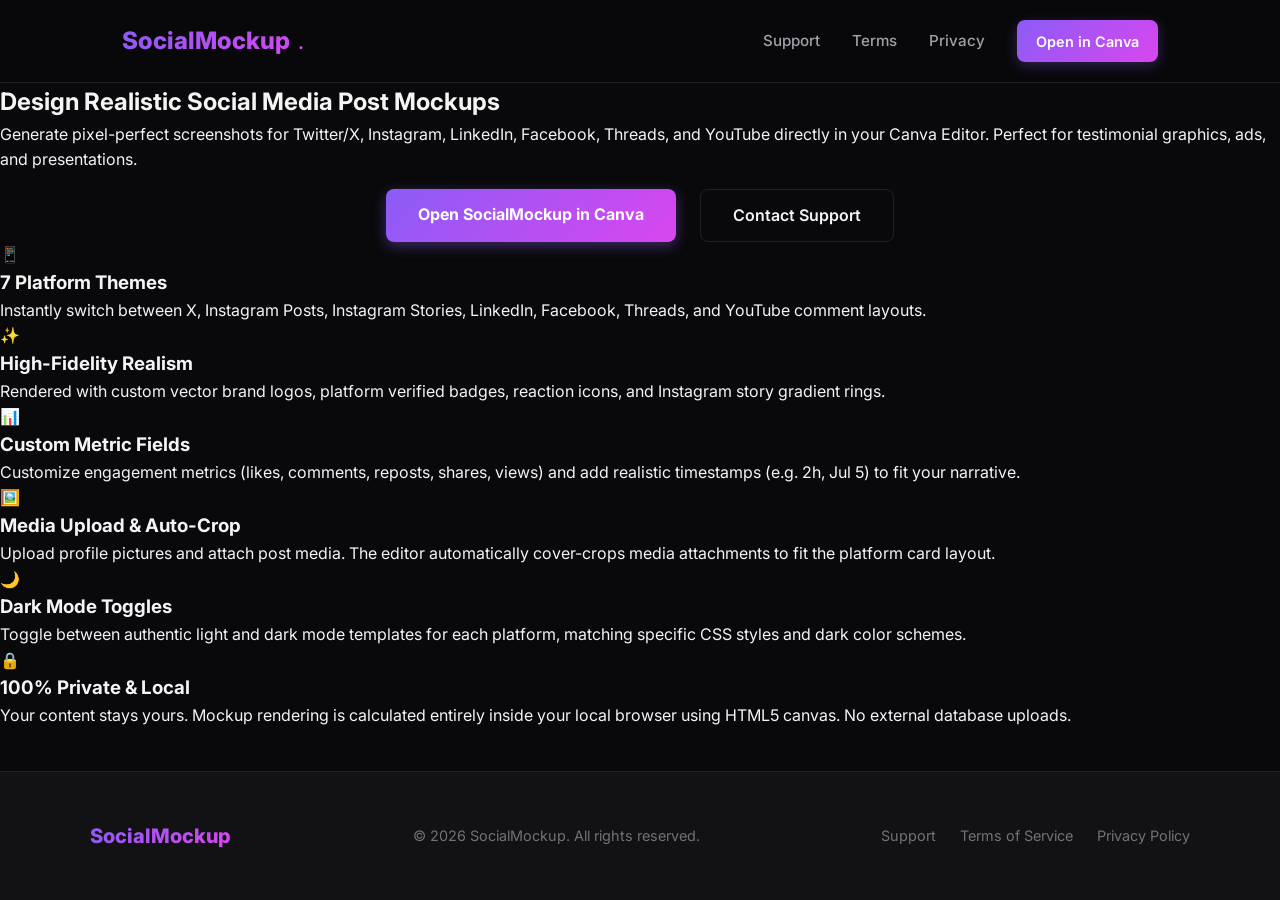
<file: index.html>
<!DOCTYPE html>
<html lang="en">

<head>
  <meta charset="UTF-8">
  <meta name="viewport" content="width=device-width, initial-scale=1.0">
  <title>SocialMockup - Create Social Media Post Mockups in Canva</title>
  <link rel="stylesheet" href="style.css">
  <style>
    /* Inline styles for landing-specific hero features */
    .hero-btn-container {
      display: flex;
      justify-content: center;
      gap: 1.5rem;
      flex-wrap: wrap;
      margin-top: 1rem;
    }

    .secondary-btn {
      background: transparent;
      border: 1px solid var(--border-color);
      color: var(--text-primary);
      padding: 0.8rem 2rem;
      border-radius: 8px;
      font-weight: 600;
      text-decoration: none;
      font-size: 1rem;
      transition: background-color 0.2s, border-color 0.2s;
    }

    .secondary-btn:hover {
      background-color: var(--bg-secondary);
      border-color: var(--text-muted);
    }

    .primary-cta {
      background: var(--accent-gradient);
      color: #fff;
      padding: 0.8rem 2rem;
      border-radius: 8px;
      font-weight: 700;
      text-decoration: none;
      font-size: 1rem;
      transition: transform 0.2s, box-shadow 0.2s;
      box-shadow: 0 4px 14px rgba(139, 92, 246, 0.4);
    }

    .primary-cta:hover {
      transform: translateY(-2px);
      box-shadow: 0 6px 20px rgba(139, 92, 246, 0.6);
    }
  </style>
</head>

<body>
  <header>
    <div class="nav-container">
      <a href="index.html" class="logo">SocialMockup<span>.</span></a>
      <div class="nav-links">
        <a href="support.html" class="nav-link">Support</a>
        <a href="terms.html" class="nav-link">Terms</a>
        <a href="privacy.html" class="nav-link">Privacy</a>
        <a href="https://www.canva.com/developers/apps" class="nav-btn" target="_blank">Open in Canva</a>
      </div>
    </div>
  </header>

  <main>
    <!-- Hero Section -->
    <section class="hero">
      <h1>Design Realistic Social Media Post <span>Mockups</span></h1>
      <p>Generate pixel-perfect screenshots for Twitter/X, Instagram, LinkedIn, Facebook, Threads, and YouTube directly in your Canva Editor. Perfect for testimonial graphics, ads, and presentations.</p>

      <div class="hero-btn-container">
        <a href="https://www.canva.com/developers/apps" class="primary-cta" target="_blank">Open SocialMockup in Canva</a>
        <a href="support.html" class="secondary-btn">Contact Support</a>
      </div>
    </section>

    <!-- Features Section -->
    <section class="features">
      <div class="features-grid">
        <div class="card">
          <div class="card-icon">📱</div>
          <h3>7 Platform Themes</h3>
          <p>Instantly switch between X, Instagram Posts, Instagram Stories, LinkedIn, Facebook, Threads, and YouTube comment layouts.</p>
        </div>

        <div class="card">
          <div class="card-icon">✨</div>
          <h3>High-Fidelity Realism</h3>
          <p>Rendered with custom vector brand logos, platform verified badges, reaction icons, and Instagram story gradient rings.</p>
        </div>

        <div class="card">
          <div class="card-icon">📊</div>
          <h3>Custom Metric Fields</h3>
          <p>Customize engagement metrics (likes, comments, reposts, shares, views) and add realistic timestamps (e.g. 2h, Jul 5) to fit your narrative.</p>
        </div>

        <div class="card">
          <div class="card-icon">🖼️</div>
          <h3>Media Upload & Auto-Crop</h3>
          <p>Upload profile pictures and attach post media. The editor automatically cover-crops media attachments to fit the platform card layout.</p>
        </div>

        <div class="card">
          <div class="card-icon">🌙</div>
          <h3>Dark Mode Toggles</h3>
          <p>Toggle between authentic light and dark mode templates for each platform, matching specific CSS styles and dark color schemes.</p>
        </div>

        <div class="card">
          <div class="card-icon">🔒</div>
          <h3>100% Private & Local</h3>
          <p>Your content stays yours. Mockup rendering is calculated entirely inside your local browser using HTML5 canvas. No external database uploads.</p>
        </div>
      </div>
    </section>
  </main>

  <footer>
    <div class="footer-container">
      <a href="index.html" class="footer-logo">SocialMockup</a>
      <span class="footer-text">&copy; 2026 SocialMockup. All rights reserved.</span>
      <div class="footer-links">
        <a href="support.html" class="footer-link">Support</a>
        <a href="terms.html" class="footer-link">Terms of Service</a>
        <a href="privacy.html" class="footer-link">Privacy Policy</a>
      </div>
    </div>
  </footer>
</body>

</html>
</file>
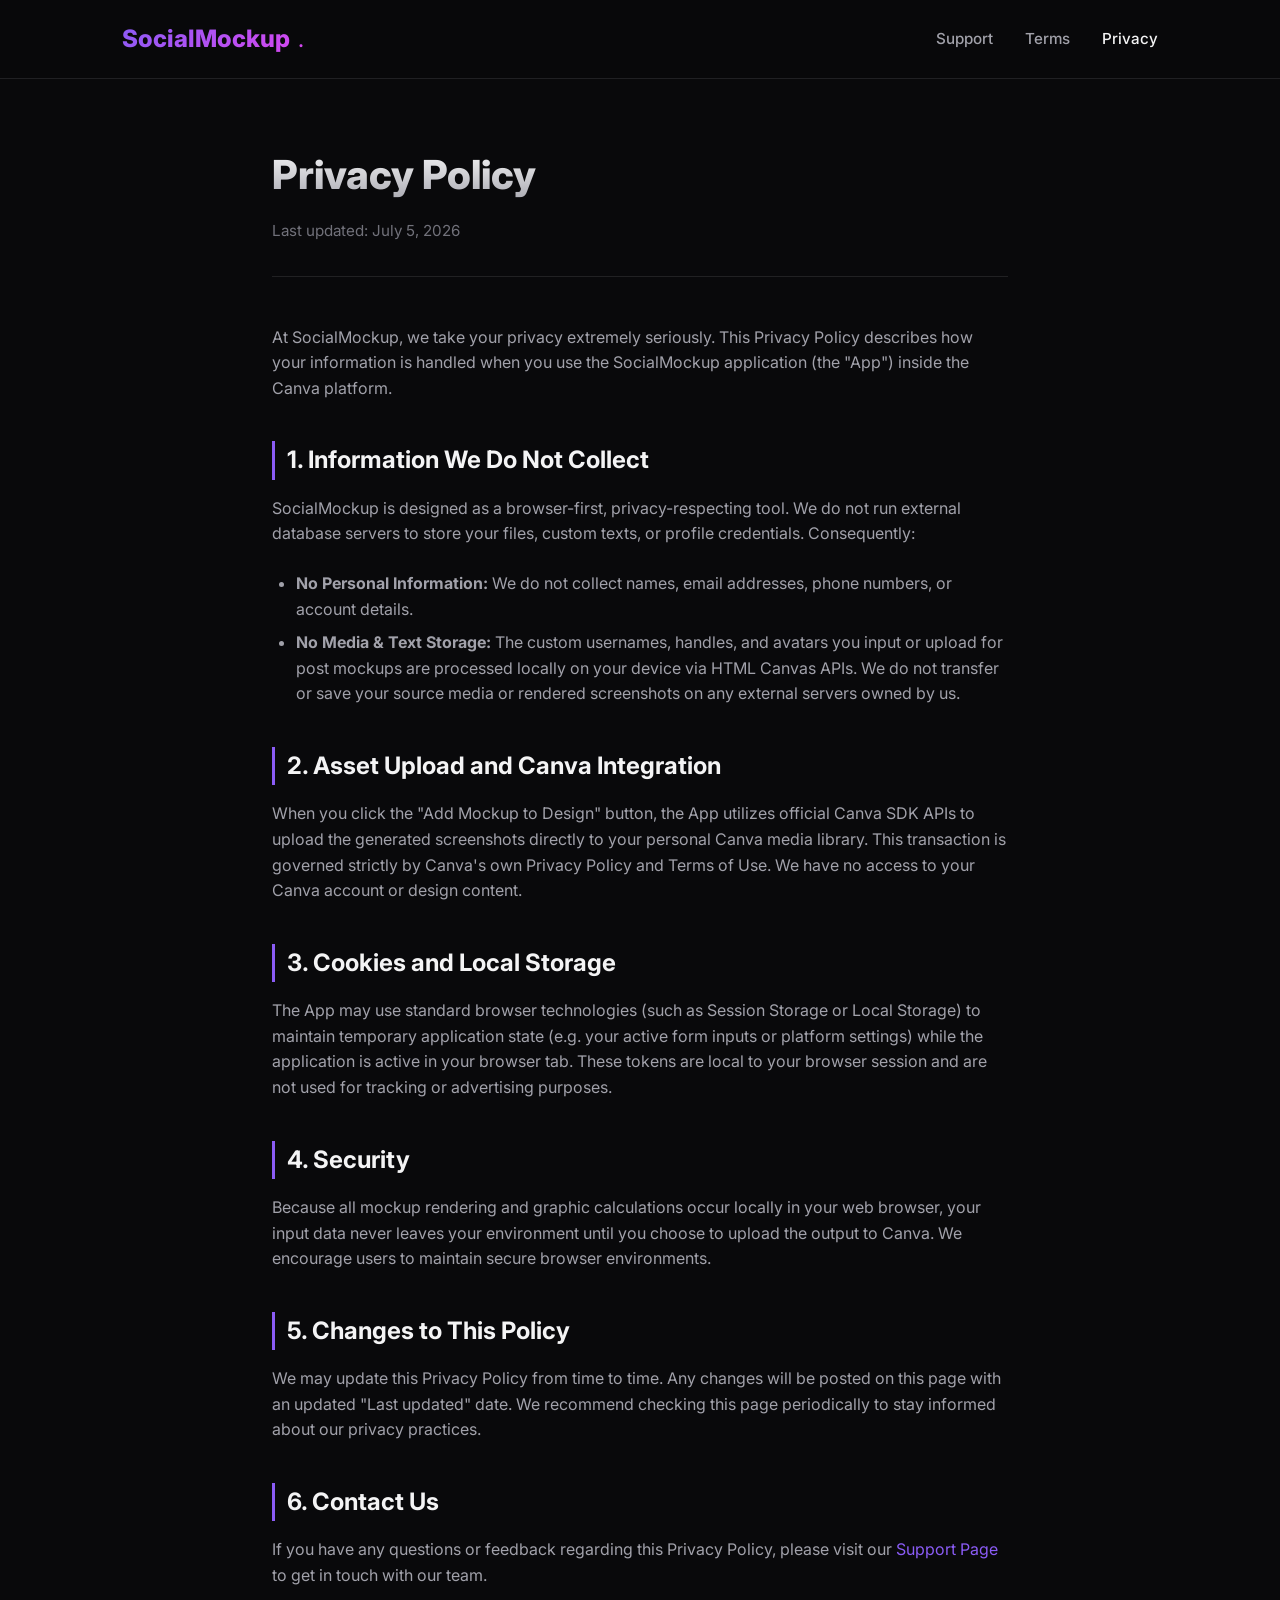
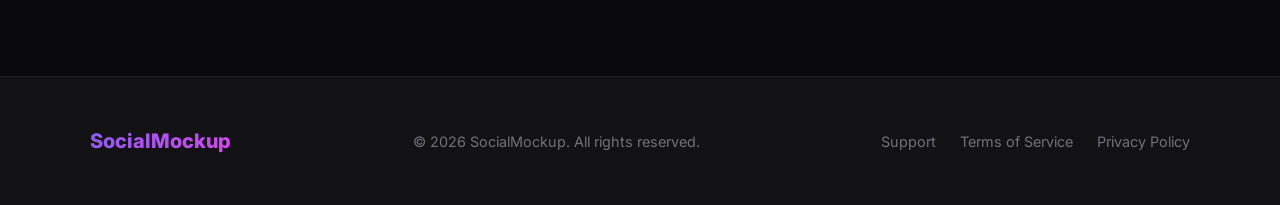
<file: privacy.html>
<!DOCTYPE html>
<html lang="en">

<head>
  <meta charset="UTF-8">
  <meta name="viewport" content="width=device-width, initial-scale=1.0">
  <title>Privacy Policy - SocialMockup</title>
  <link rel="stylesheet" href="style.css">
</head>

<body>
  <header>
    <div class="nav-container">
      <a href="index.html" class="logo">SocialMockup<span>.</span></a>
      <div class="nav-links">
        <a href="support.html" class="nav-link">Support</a>
        <a href="terms.html" class="nav-link">Terms</a>
        <a href="privacy.html" class="nav-link" style="color: var(--text-primary);">Privacy</a>
      </div>
    </div>
  </header>

  <main class="doc-container">
    <div class="doc-header">
      <h1>Privacy Policy</h1>
      <p>Last updated: July 5, 2026</p>
    </div>

    <div class="doc-content">
      <p>At SocialMockup, we take your privacy extremely seriously. This Privacy Policy describes how your information is
        handled when you use the SocialMockup application (the "App") inside the Canva platform.</p>

      <h2>1. Information We Do Not Collect</h2>
      <p>SocialMockup is designed as a browser-first, privacy-respecting tool. We do not run external database servers to store
        your files, custom texts, or profile credentials. Consequently:</p>
      <ul>
        <li><strong>No Personal Information:</strong> We do not collect names, email addresses, phone numbers, or
          account details.</li>
        <li><strong>No Media & Text Storage:</strong> The custom usernames, handles, and avatars you input or upload for post mockups are processed locally on your device
          via HTML Canvas APIs. We do not transfer or save your source media or rendered screenshots on any external servers owned
          by us.</li>
      </ul>

      <h2>2. Asset Upload and Canva Integration</h2>
      <p>When you click the "Add Mockup to Design" button, the App utilizes official Canva SDK APIs to upload the generated
        screenshots directly to your personal Canva media library. This transaction is governed strictly by Canva's own
        Privacy Policy and Terms of Use. We have no access to your Canva account or design content.</p>

      <h2>3. Cookies and Local Storage</h2>
      <p>The App may use standard browser technologies (such as Session Storage or Local Storage) to maintain temporary
        application state (e.g. your active form inputs or platform settings) while the application is active in your browser
        tab. These tokens are local to your browser session and are not used for tracking or advertising purposes.</p>

      <h2>4. Security</h2>
      <p>Because all mockup rendering and graphic calculations occur locally in your web browser, your input
        data never leaves your environment until you choose to upload the output to Canva. We encourage users to
        maintain secure browser environments.</p>

      <h2>5. Changes to This Policy</h2>
      <p>We may update this Privacy Policy from time to time. Any changes will be posted on this page with an updated
        "Last updated" date. We recommend checking this page periodically to stay informed about our privacy practices.
      </p>

      <h2>6. Contact Us</h2>
      <p>If you have any questions or feedback regarding this Privacy Policy, please visit our <a href="support.html"
          style="color: var(--accent-purple); text-decoration: none;">Support Page</a> to get in touch with our team.
      </p>
    </div>
  </main>

  <footer>
    <div class="footer-container">
      <a href="index.html" class="footer-logo">SocialMockup</a>
      <span class="footer-text">&copy; 2026 SocialMockup. All rights reserved.</span>
      <div class="footer-links">
        <a href="support.html" class="footer-link">Support</a>
        <a href="terms.html" class="footer-link">Terms of Service</a>
        <a href="privacy.html" class="footer-link">Privacy Policy</a>
      </div>
    </div>
  </footer>
</body>

</html>
</file>
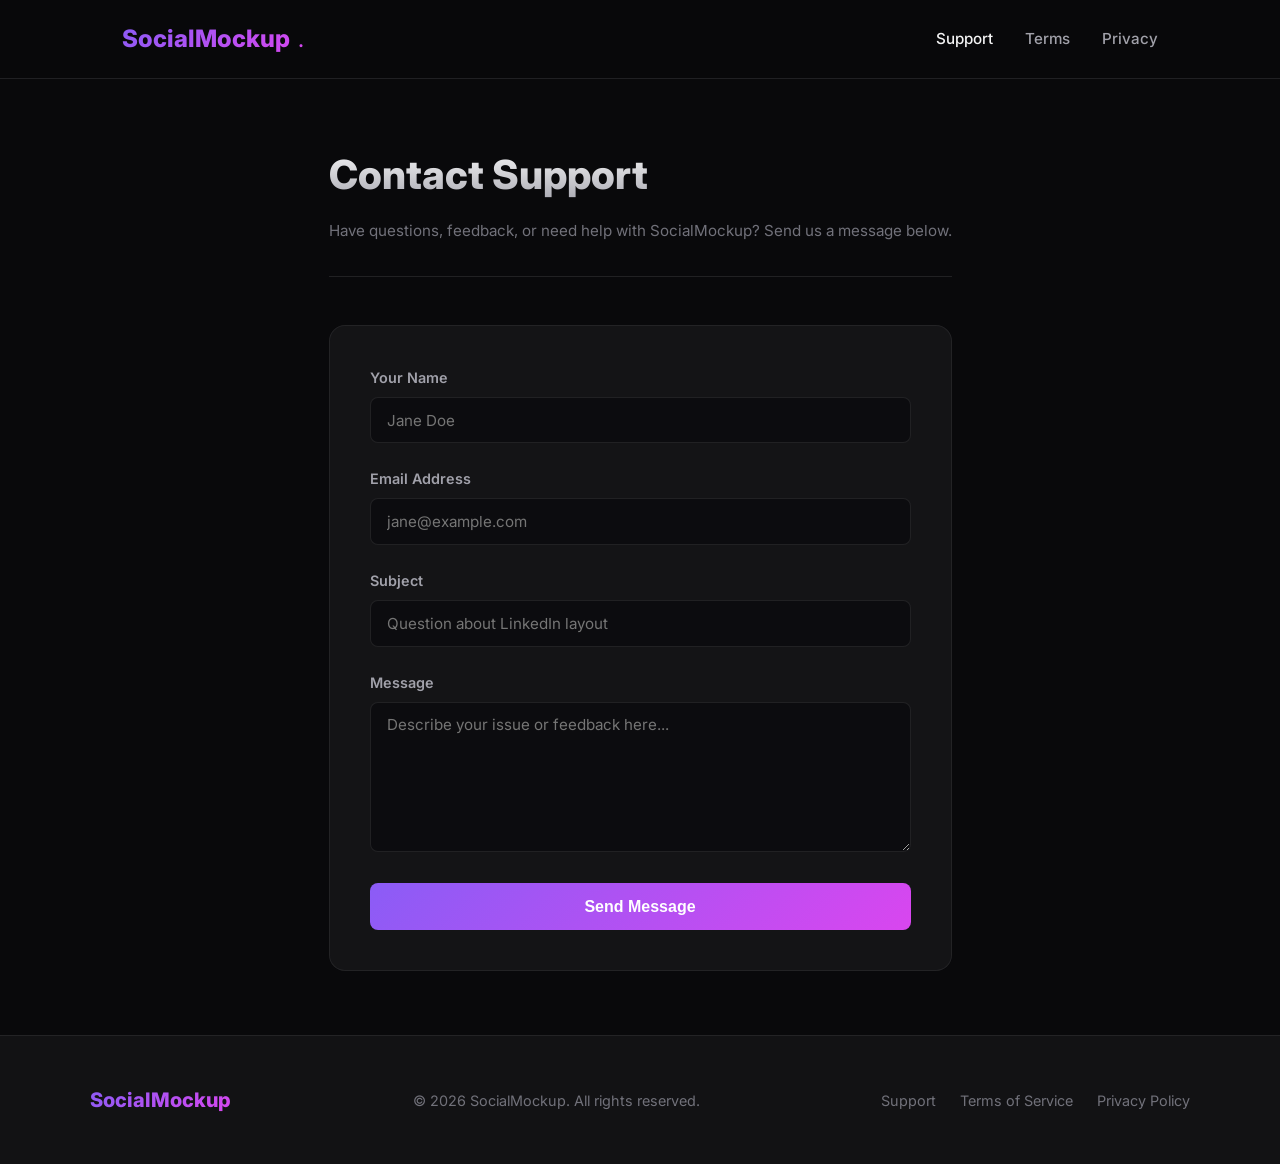
<file: support.html>
<!DOCTYPE html>
<html lang="en">

<head>
  <meta charset="UTF-8">
  <meta name="viewport" content="width=device-width, initial-scale=1.0">
  <title>Support - SocialMockup</title>
  <link rel="stylesheet" href="style.css">
</head>

<body>
  <header>
    <div class="nav-container">
      <a href="index.html" class="logo">SocialMockup<span>.</span></a>
      <div class="nav-links">
        <a href="support.html" class="nav-link" style="color: var(--text-primary);">Support</a>
        <a href="terms.html" class="nav-link">Terms</a>
        <a href="privacy.html" class="nav-link">Privacy</a>
      </div>
    </div>
  </header>

  <main class="doc-container">
    <div class="doc-header">
      <h1>Contact Support</h1>
      <p>Have questions, feedback, or need help with SocialMockup? Send us a message below.</p>
    </div>

    <div class="doc-content">
      <div id="success-alert" class="alert-success">
        Thank you! Your message has been sent successfully. We'll get back to you soon.
      </div>

      <div class="form-card">
        <form id="support-form" onsubmit="handleSubmit(event)">
          <div class="form-group">
            <label for="name">Your Name</label>
            <input type="text" id="name" class="form-input" required placeholder="Jane Doe">
          </div>

          <div class="form-group">
            <label for="email">Email Address</label>
            <input type="email" id="email" class="form-input" required placeholder="jane@example.com">
          </div>

          <div class="form-group">
            <label for="subject">Subject</label>
            <input type="text" id="subject" class="form-input" required placeholder="Question about LinkedIn layout">
          </div>

          <div class="form-group">
            <label for="message">Message</label>
            <textarea id="message" class="form-input" required placeholder="Describe your issue or feedback here..."></textarea>
          </div>

          <button type="submit" class="form-submit-btn">Send Message</button>
        </form>
      </div>
    </div>
  </main>

  <footer>
    <div class="footer-container">
      <a href="index.html" class="footer-logo">SocialMockup</a>
      <span class="footer-text">&copy; 2026 SocialMockup. All rights reserved.</span>
      <div class="footer-links">
        <a href="support.html" class="footer-link">Support</a>
        <a href="terms.html" class="footer-link">Terms of Service</a>
        <a href="privacy.html" class="footer-link">Privacy Policy</a>
      </div>
    </div>
  </footer>

  <script>
    function handleSubmit(event) {
      event.preventDefault();
      
      // Simulate form submission
      document.getElementById('support-form').reset();
      
      const alert = document.getElementById('success-alert');
      alert.style.display = 'block';
      
      // Scroll to top of form container
      window.scrollTo({
        top: alert.offsetTop - 120,
        behavior: 'smooth'
      });
      
      // Hide alert after 5 seconds
      setTimeout(() => {
        alert.style.display = 'none';
      }, 5000);
    }
  </script>
</body>

</html>
</file>
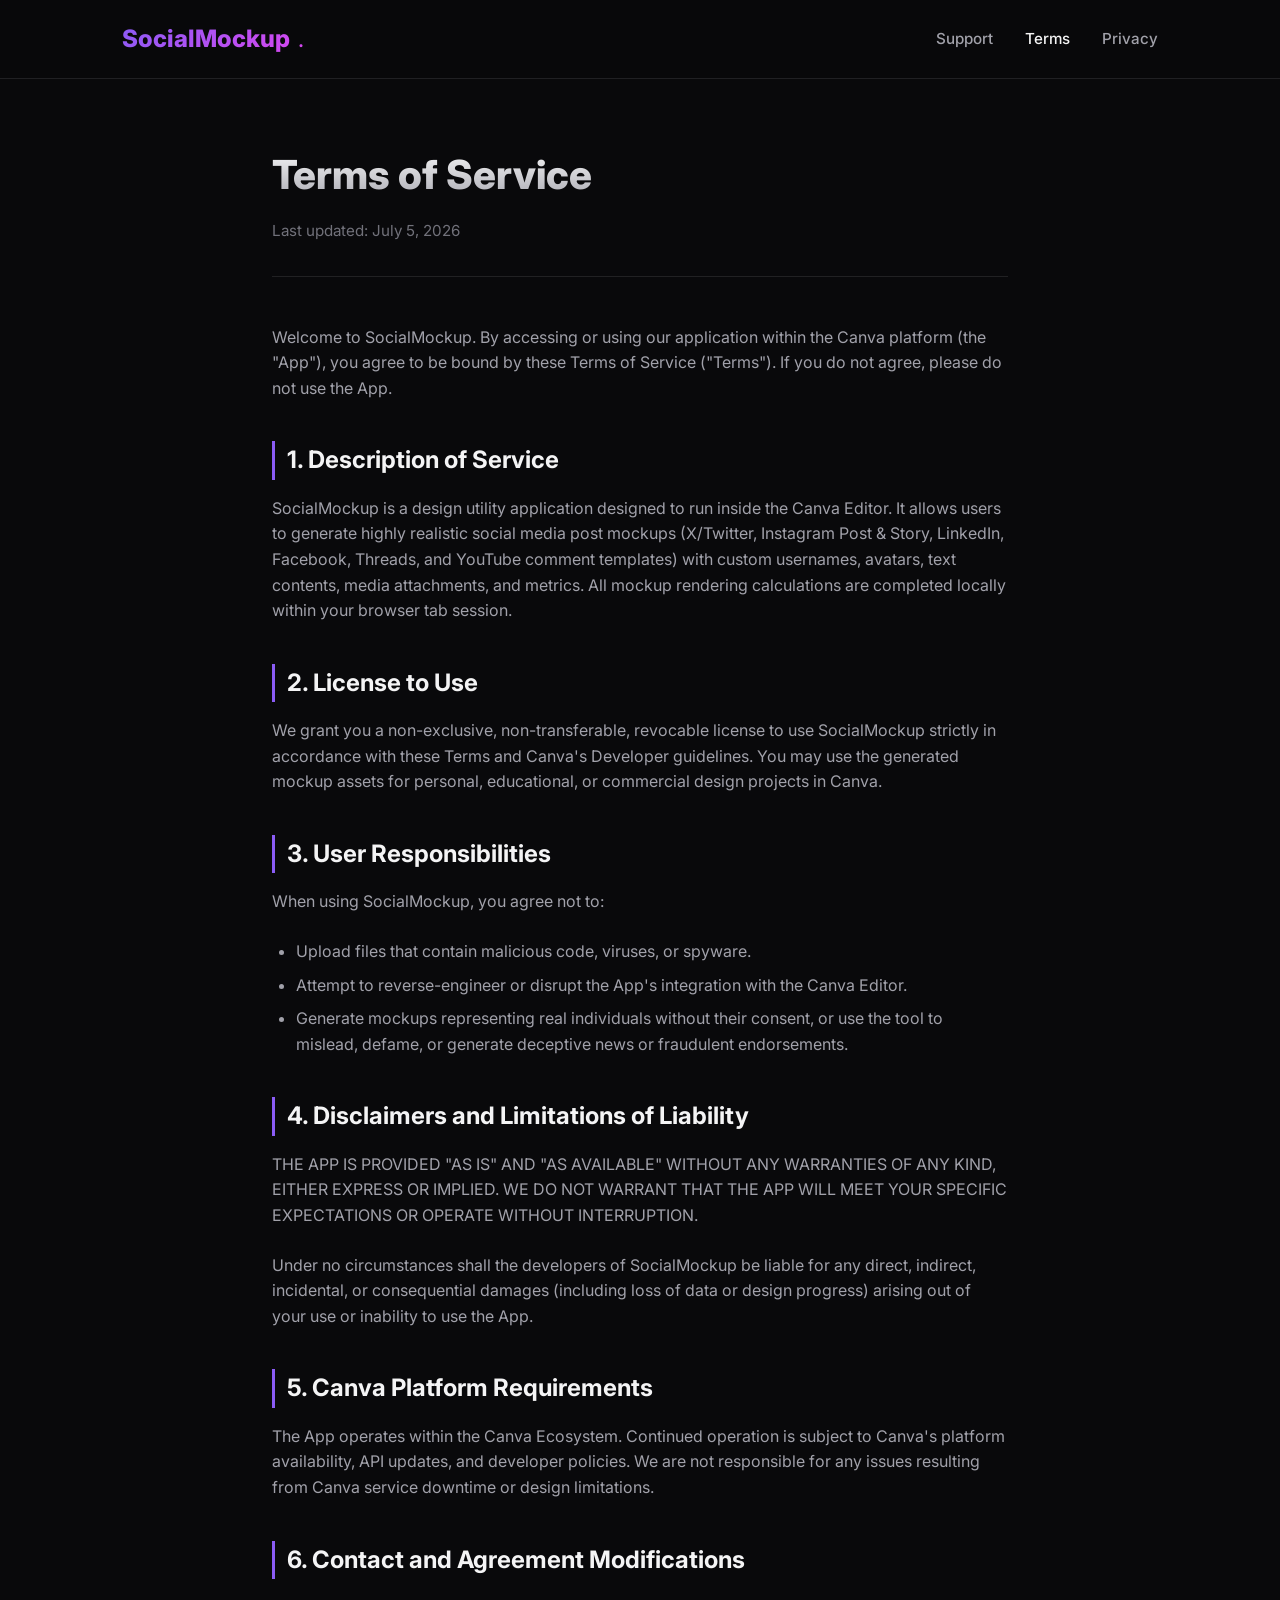
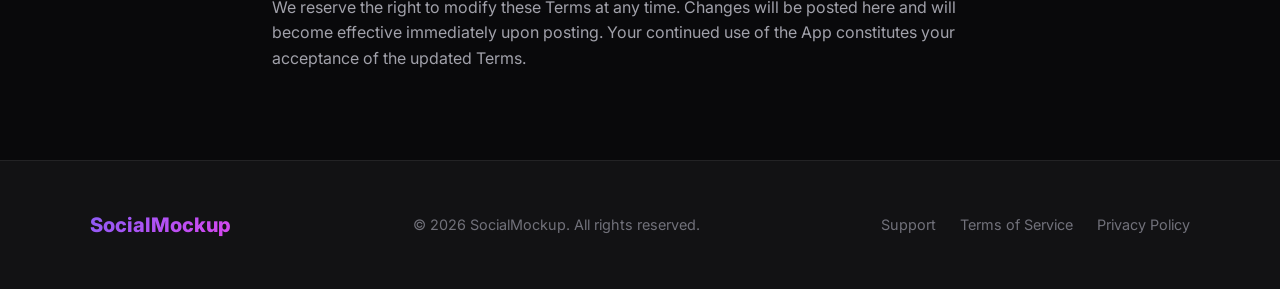
<file: terms.html>
<!DOCTYPE html>
<html lang="en">

<head>
  <meta charset="UTF-8">
  <meta name="viewport" content="width=device-width, initial-scale=1.0">
  <title>Terms of Service - SocialMockup</title>
  <link rel="stylesheet" href="style.css">
</head>

<body>
  <header>
    <div class="nav-container">
      <a href="index.html" class="logo">SocialMockup<span>.</span></a>
      <div class="nav-links">
        <a href="support.html" class="nav-link">Support</a>
        <a href="terms.html" class="nav-link" style="color: var(--text-primary);">Terms</a>
        <a href="privacy.html" class="nav-link">Privacy</a>
      </div>
    </div>
  </header>

  <main class="doc-container">
    <div class="doc-header">
      <h1>Terms of Service</h1>
      <p>Last updated: July 5, 2026</p>
    </div>

    <div class="doc-content">
      <p>Welcome to SocialMockup. By accessing or using our application within the Canva platform (the "App"), you agree to be
        bound by these Terms of Service ("Terms"). If you do not agree, please do not use the App.</p>

      <h2>1. Description of Service</h2>
      <p>SocialMockup is a design utility application designed to run inside the Canva Editor. It allows users to generate
        highly realistic social media post mockups (X/Twitter, Instagram Post & Story, LinkedIn, Facebook, Threads, and YouTube comment templates) with custom usernames, avatars, text contents, media attachments, and metrics. All mockup rendering
        calculations are completed locally within your browser tab session.</p>

      <h2>2. License to Use</h2>
      <p>We grant you a non-exclusive, non-transferable, revocable license to use SocialMockup strictly in accordance with
        these Terms and Canva's Developer guidelines. You may use the generated mockup assets for personal, educational, or
        commercial design projects in Canva.</p>

      <h2>3. User Responsibilities</h2>
      <p>When using SocialMockup, you agree not to:</p>
      <ul>
        <li>Upload files that contain malicious code, viruses, or spyware.</li>
        <li>Attempt to reverse-engineer or disrupt the App's integration with the Canva Editor.</li>
        <li>Generate mockups representing real individuals without their consent, or use the tool to mislead, defame, or generate deceptive news or fraudulent endorsements.</li>
      </ul>

      <h2>4. Disclaimers and Limitations of Liability</h2>
      <p>THE APP IS PROVIDED "AS IS" AND "AS AVAILABLE" WITHOUT ANY WARRANTIES OF ANY KIND, EITHER EXPRESS OR IMPLIED.
        WE DO NOT WARRANT THAT THE APP WILL MEET YOUR SPECIFIC EXPECTATIONS OR OPERATE WITHOUT INTERRUPTION.</p>
      <p>Under no circumstances shall the developers of SocialMockup be liable for any direct, indirect, incidental, or
        consequential damages (including loss of data or design progress) arising out of your use or inability to use
        the App.</p>

      <h2>5. Canva Platform Requirements</h2>
      <p>The App operates within the Canva Ecosystem. Continued operation is subject to Canva's platform availability,
        API updates, and developer policies. We are not responsible for any issues resulting from Canva service downtime
        or design limitations.</p>

      <h2>6. Contact and Agreement Modifications</h2>
      <p>We reserve the right to modify these Terms at any time. Changes will be posted here and will become effective
        immediately upon posting. Your continued use of the App constitutes your acceptance of the updated Terms.</p>
    </div>
  </main>

  <footer>
    <div class="footer-container">
      <a href="index.html" class="footer-logo">SocialMockup</a>
      <span class="footer-text">&copy; 2026 SocialMockup. All rights reserved.</span>
      <div class="footer-links">
        <a href="support.html" class="footer-link">Support</a>
        <a href="terms.html" class="footer-link">Terms of Service</a>
        <a href="privacy.html" class="footer-link">Privacy Policy</a>
      </div>
    </div>
  </footer>
</body>

</html>
</file>
<file: style.css>
/* CSS Design System for UpRes Website */
@import url("https://fonts.googleapis.com/css2?family=Inter:wght@400;500;600;700;800&display=swap");

:root {
  --bg-primary: #09090b;
  --bg-secondary: #121214;
  --bg-card: rgba(24, 24, 27, 0.75);
  --border-color: rgba(39, 39, 42, 0.8);
  --text-primary: #f4f4f5;
  --text-secondary: #a1a1aa;
  --text-muted: #71717a;
  --accent-purple: #8b5cf6;
  --accent-fuchsia: #d946ef;
  --accent-gradient: linear-gradient(135deg, #8b5cf6 0%, #d946ef 100%);
  --glow-gradient: linear-gradient(
    135deg,
    rgba(139, 92, 246, 0.15) 0%,
    rgba(217, 70, 239, 0.15) 100%
  );
  --font-family:
    "Inter", -apple-system, BlinkMacSystemFont, "Segoe UI", Roboto, sans-serif;
}

* {
  box-sizing: border-box;
  margin: 0;
  padding: 0;
}

body {
  background-color: var(--bg-primary);
  color: var(--text-primary);
  font-family: var(--font-family);
  line-height: 1.6;
  -webkit-font-smoothing: antialiased;
  min-height: 100vh;
  display: flex;
  flex-direction: column;
  overflow-x: hidden;
}

/* Header / Navigation */
header {
  border-bottom: 1px solid var(--border-color);
  background-color: rgba(9, 9, 11, 0.8);
  backdrop-filter: blur(12px);
  position: sticky;
  top: 0;
  z-index: 100;
  width: 100%;
}

.nav-container {
  max-width: 1100px;
  margin: 0 auto;
  padding: 1.25rem 2rem;
  display: flex;
  justify-content: space-between;
  align-items: center;
}

.logo {
  font-weight: 800;
  font-size: 1.5rem;
  background: var(--accent-gradient);
  -webkit-background-clip: text;
  -webkit-text-fill-color: transparent;
  text-decoration: none;
  display: flex;
  align-items: center;
  gap: 0.5rem;
}

.logo span {
  font-weight: 400;
  color: var(--text-muted);
}

.nav-links {
  display: flex;
  gap: 2rem;
  align-items: center;
}

.nav-link {
  color: var(--text-secondary);
  text-decoration: none;
  font-size: 0.95rem;
  font-weight: 500;
  transition: color 0.2s ease;
}

.nav-link:hover {
  color: var(--text-primary);
}

.nav-btn {
  background: var(--accent-gradient);
  color: #fff;
  padding: 0.6rem 1.2rem;
  border-radius: 8px;
  font-weight: 600;
  text-decoration: none;
  font-size: 0.9rem;
  transition:
    transform 0.2s ease,
    box-shadow 0.2s ease;
  box-shadow: 0 4px 14px rgba(139, 92, 246, 0.3);
}

.nav-btn:hover {
  transform: translateY(-2px);
  box-shadow: 0 6px 20px rgba(139, 92, 246, 0.4);
}

/* Static Docs / Legal Layout */
.doc-container {
  max-width: 800px;
  margin: 4rem auto;
  padding: 0 2rem;
  flex: 1;
}

.doc-header {
  margin-bottom: 3rem;
  border-bottom: 1px solid var(--border-color);
  padding-bottom: 2rem;
}

.doc-header h1 {
  font-size: 2.5rem;
  font-weight: 800;
  margin-bottom: 0.75rem;
  background: linear-gradient(180deg, #ffffff 0%, #a1a1aa 100%);
  -webkit-background-clip: text;
  -webkit-text-fill-color: transparent;
}

.doc-header p {
  color: var(--text-muted);
  font-size: 0.95rem;
}

.doc-content h2 {
  font-size: 1.5rem;
  font-weight: 700;
  margin: 2.5rem 0 1rem 0;
  color: var(--text-primary);
  border-left: 3px solid var(--accent-purple);
  padding-left: 0.75rem;
}

.doc-content p {
  color: var(--text-secondary);
  margin-bottom: 1.5rem;
  font-size: 1rem;
}

.doc-content ul,
.doc-content ol {
  color: var(--text-secondary);
  margin-bottom: 1.5rem;
  padding-left: 1.5rem;
}

.doc-content li {
  margin-bottom: 0.5rem;
}

/* Contact/Support Form styling */
.form-card {
  background: var(--bg-card);
  border: 1px solid var(--border-color);
  border-radius: 16px;
  padding: 2.5rem;
  backdrop-filter: blur(8px);
  margin-top: 2rem;
}

.form-group {
  margin-bottom: 1.5rem;
}

.form-group label {
  display: block;
  font-size: 0.9rem;
  font-weight: 600;
  margin-bottom: 0.5rem;
  color: var(--text-secondary);
}

.form-input {
  width: 100%;
  padding: 0.8rem 1rem;
  background-color: rgba(9, 9, 11, 0.6);
  border: 1px solid var(--border-color);
  border-radius: 8px;
  color: var(--text-primary);
  font-family: var(--font-family);
  font-size: 0.95rem;
  transition:
    border-color 0.2s ease,
    box-shadow 0.2s ease;
}

.form-input:focus {
  outline: none;
  border-color: var(--accent-purple);
  box-shadow: 0 0 0 3px rgba(139, 92, 246, 0.15);
}

textarea.form-input {
  min-height: 150px;
  resize: vertical;
}

.form-submit-btn {
  background: var(--accent-gradient);
  color: #fff;
  border: none;
  padding: 0.9rem 2rem;
  border-radius: 8px;
  font-weight: 600;
  font-size: 1rem;
  cursor: pointer;
  width: 100%;
  transition:
    transform 0.2s ease,
    box-shadow 0.2s ease;
}

.form-submit-btn:hover {
  transform: translateY(-1px);
  box-shadow: 0 4px 14px rgba(139, 92, 246, 0.3);
}

.alert-success {
  background: rgba(16, 185, 129, 0.1);
  border: 1px solid rgba(16, 185, 129, 0.2);
  color: #34d399;
  padding: 1rem;
  border-radius: 8px;
  margin-bottom: 1.5rem;
  text-align: center;
  font-weight: 500;
  display: none;
}

/* Footer */
footer {
  border-top: 1px solid var(--border-color);
  background-color: var(--bg-secondary);
  padding: 3rem 2rem;
  margin-top: auto;
  width: 100%;
}

.footer-container {
  max-width: 1100px;
  margin: 0 auto;
  display: flex;
  justify-content: space-between;
  align-items: center;
  flex-wrap: wrap;
  gap: 1.5rem;
}

.footer-logo {
  font-weight: 800;
  font-size: 1.25rem;
  background: var(--accent-gradient);
  -webkit-background-clip: text;
  -webkit-text-fill-color: transparent;
  text-decoration: none;
}

.footer-text {
  color: var(--text-muted);
  font-size: 0.9rem;
}

.footer-links {
  display: flex;
  gap: 1.5rem;
}

.footer-link {
  color: var(--text-muted);
  text-decoration: none;
  font-size: 0.9rem;
  transition: color 0.2s ease;
}

.footer-link:hover {
  color: var(--text-secondary);
}

/* Responsive adjustments */
@media (max-width: 768px) {
  .nav-container {
    flex-direction: column;
    gap: 1rem;
  }
  .footer-container {
    flex-direction: column;
    text-align: center;
  }
}
</file>
